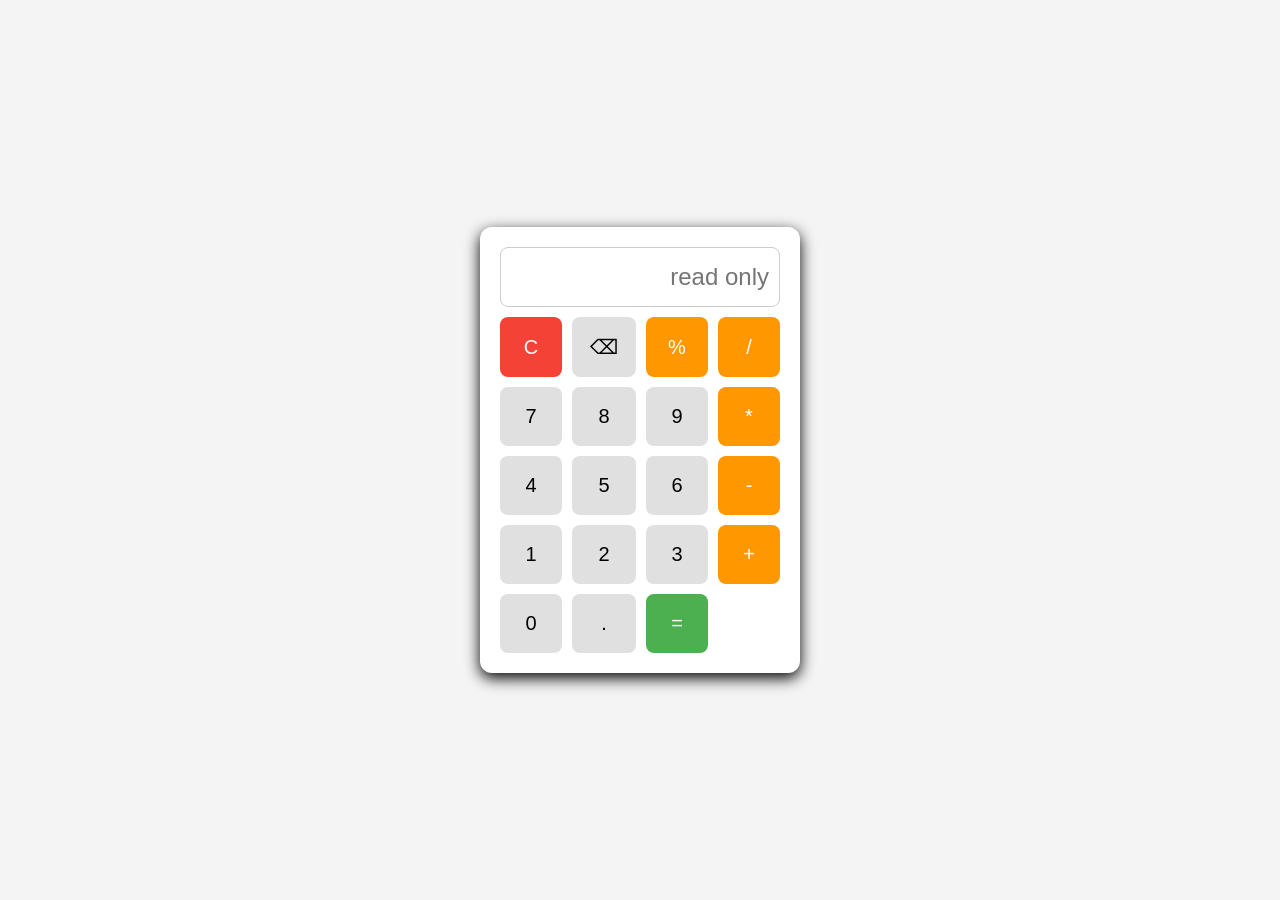
<file: Day-01-Calculator/Index.html>
<!DOCTYPE html>
<html lang="en">
<head>
    <meta charset="UTF-8">
    <meta name="viewport" content="width=device-width, initial-scale=1.0">
    <title>Calculator</title>
    <link rel="stylesheet" href="style.css">
</head>
<body>
    <div class="calculator">
        <input type="text" id="display" placeholder="read only">
        <div class="buttons">
            <button class="clear">C</button>
             <button>⌫</button>
             <button class="operator">%</button>
             <button class="operator">/</button>

             <button>7</button>
             <button>8</button>
             <button>9</button>
             <button class="operator">*</button>

             <button>4</button>
             <button>5</button>
             <button>6</button>
             <button class="operator">-</button>

             <button>1</button>
             <button>2</button>
             <button>3</button>
             <button class="operator">+</button>

             <button>0</button>
             <button>.</button>
             <button class="equal">=</button>
    



        </div>
    </div>
    <script src="script.js"></script>
</body>
</html>
</file>
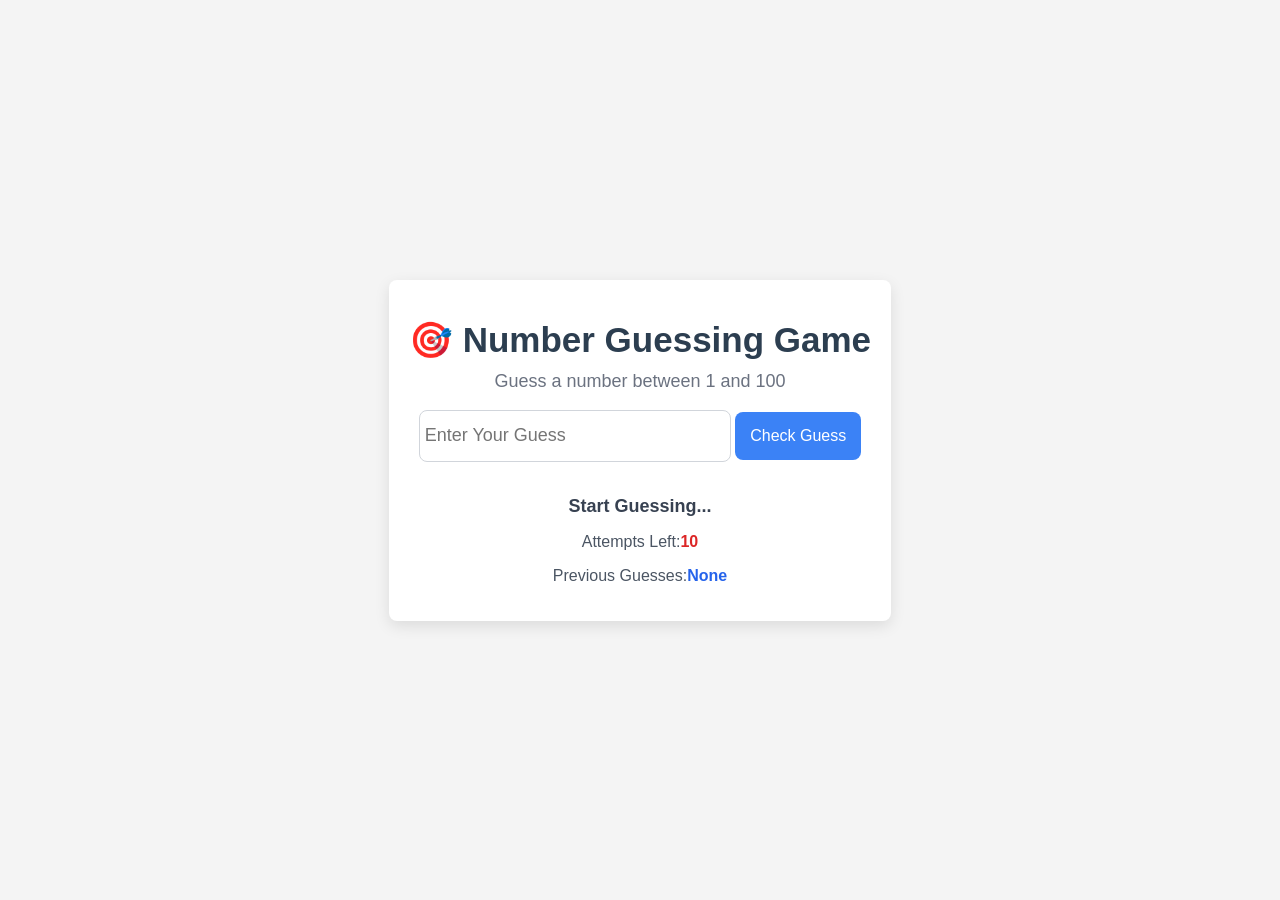
<file: Day-02-Number-Guessing-Game/index.html>
<!DOCTYPE html>
<html lang="en">
<head>
    <meta charset="UTF-8">
    <meta name="viewport" content="width=device-width, initial-scale=1.0">
    <title>Number-Guessing-Game</title>
    <link rel="stylesheet" href="style.css">
</head>
<body>
    <div class="container">
        <h1>🎯 Number Guessing Game</h1>
        <p class="side-heading">Guess a number between 1 and 100</p>
        <input id="guessInput" placeholder="Enter Your Guess">
        <button id="checkBtn">Check Guess</button>
        <p id="message">Start Guessing...</p>
        <p class="attempts">Attempts Left:<span id="attempts">10</span></p>
        <p class="previous-guesses">Previous Guesses:<span id="previousGuesses">None</span></p>
    </div>
    <script src="script.js"></script>
</body>
</html>
</file>
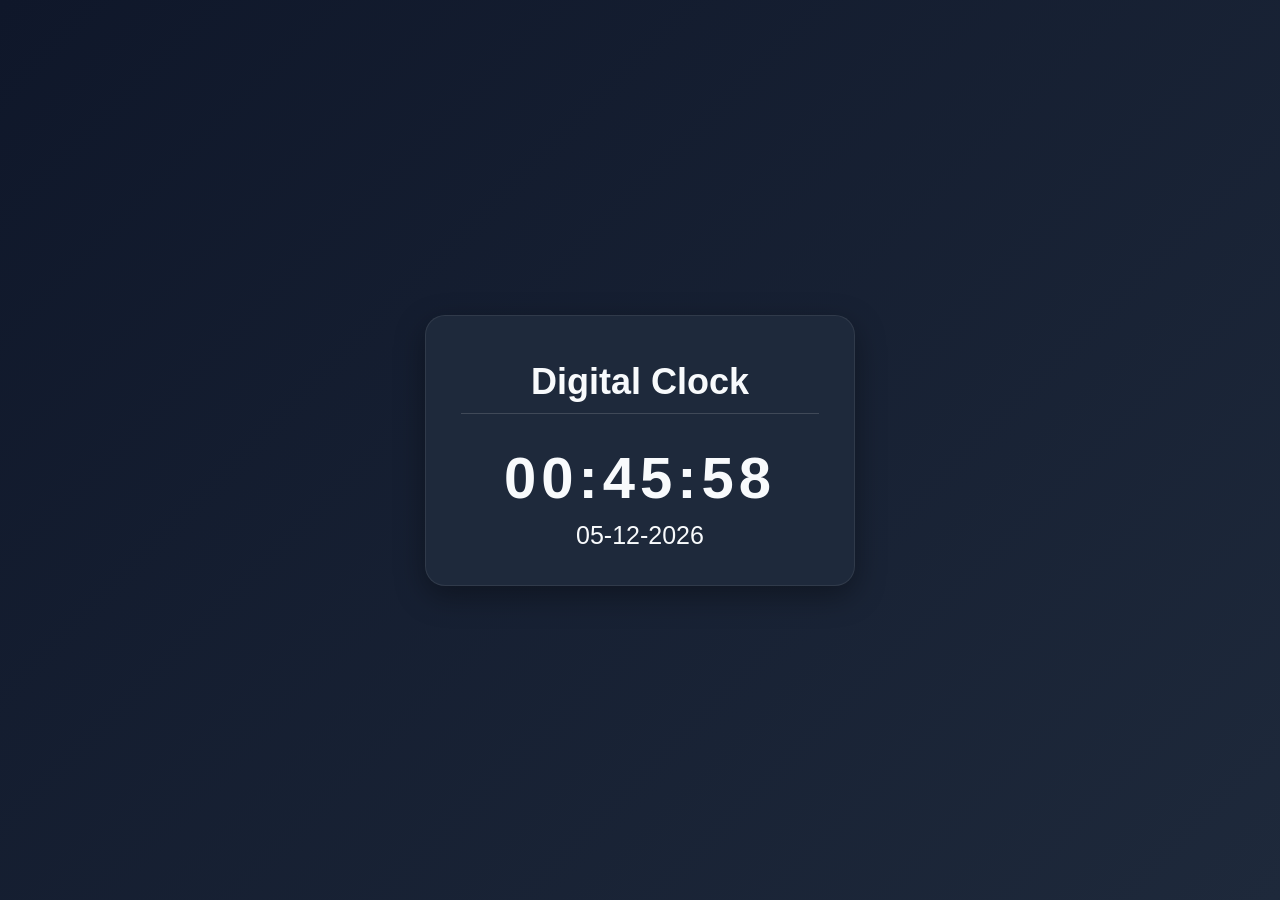
<file: Day-03-Digital-Clock/index.html>
<!DOCTYPE html>
<html lang="en">
<head>
    <meta charset="UTF-8">
    <meta name="viewport" content="width=device-width, initial-scale=1.0">
    <title>Digital-Clock</title>
    <link rel="stylesheet" href="/Day-03-Digital-Clock/style.css">
</head>
<body>
    <div class="clock-container">
        <h1>Digital Clock</h1>
        <p id="time-display">00:00:00</p>
        <p id="date-display"></p>
    </div>
    <script src="/Day-03-Digital-Clock/script.js"></script>
</body>
</html>
</file>
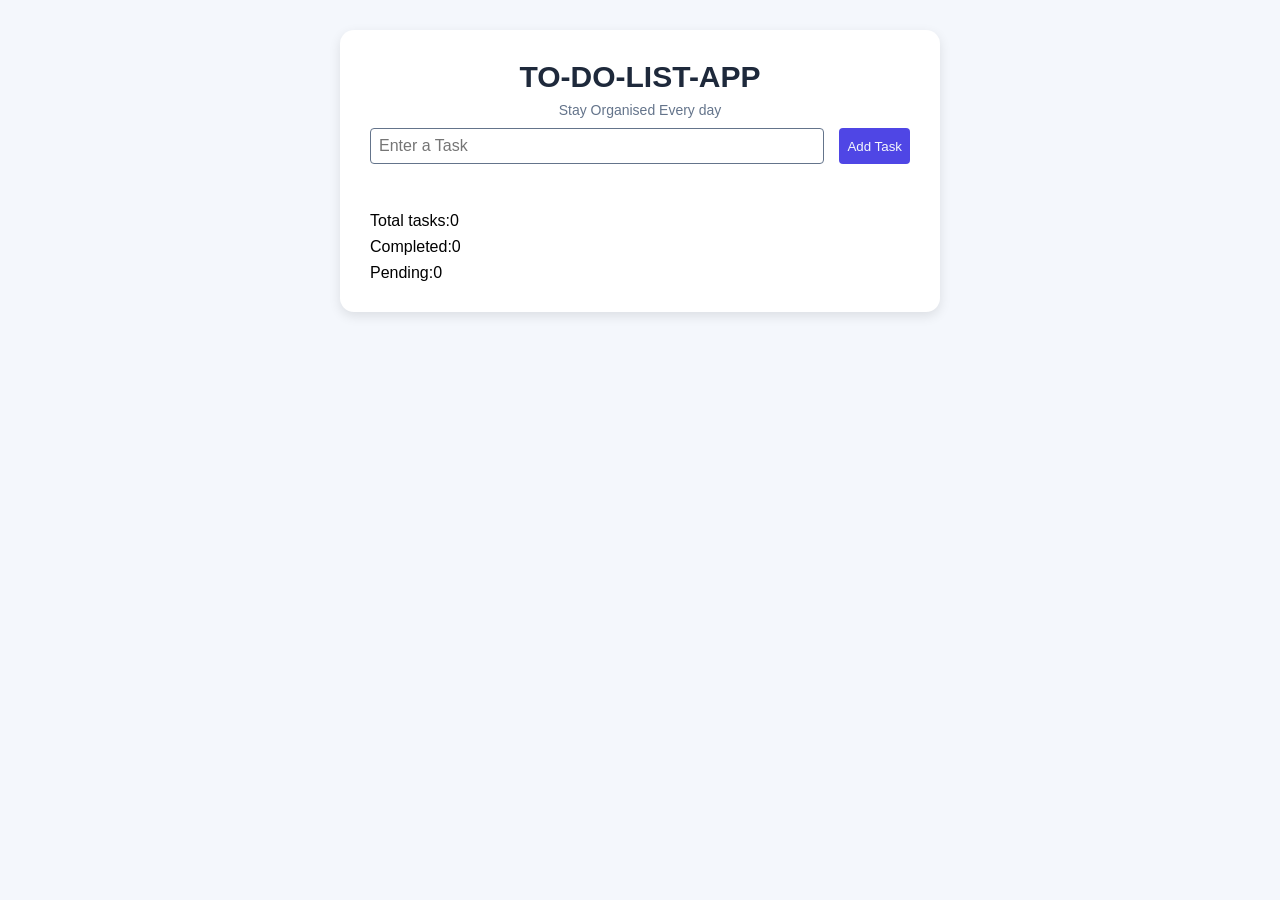
<file: Day-04-To-Do-List/index.html>
<!DOCTYPE html>
<html lang="en">
<head>
    <meta charset="UTF-8">
    <meta name="viewport" content="width=device-width, initial-scale=1.0">
    <title>To-Do-List</title>
    <link rel="stylesheet" href="style.css">
</head>
<body>
    <div class="container">
        <div class="heading">
            <h1>TO-DO-LIST-APP</h1>
            <p class="subtitle">Stay Organised Every day</p>
        </div>
        <div class="input-field">
            <input type="text" id="taskInput" placeholder="Enter a Task">
            <button id="addBtn">Add Task</button>
        </div>
        <uL id="taskList">
        </uL>
        <div class="footer">
            <p class="total-tasks">Total tasks:<span id="totalTasks">0</span></p>
            <p class="complete">Completed:<span id="completed">0</span></p>
            <p class="pending-tasks">Pending:<span id="pending">0</span></p>
        </div>

    </div>
    <script src="script.js"></script>
</body>
</html>
</file>
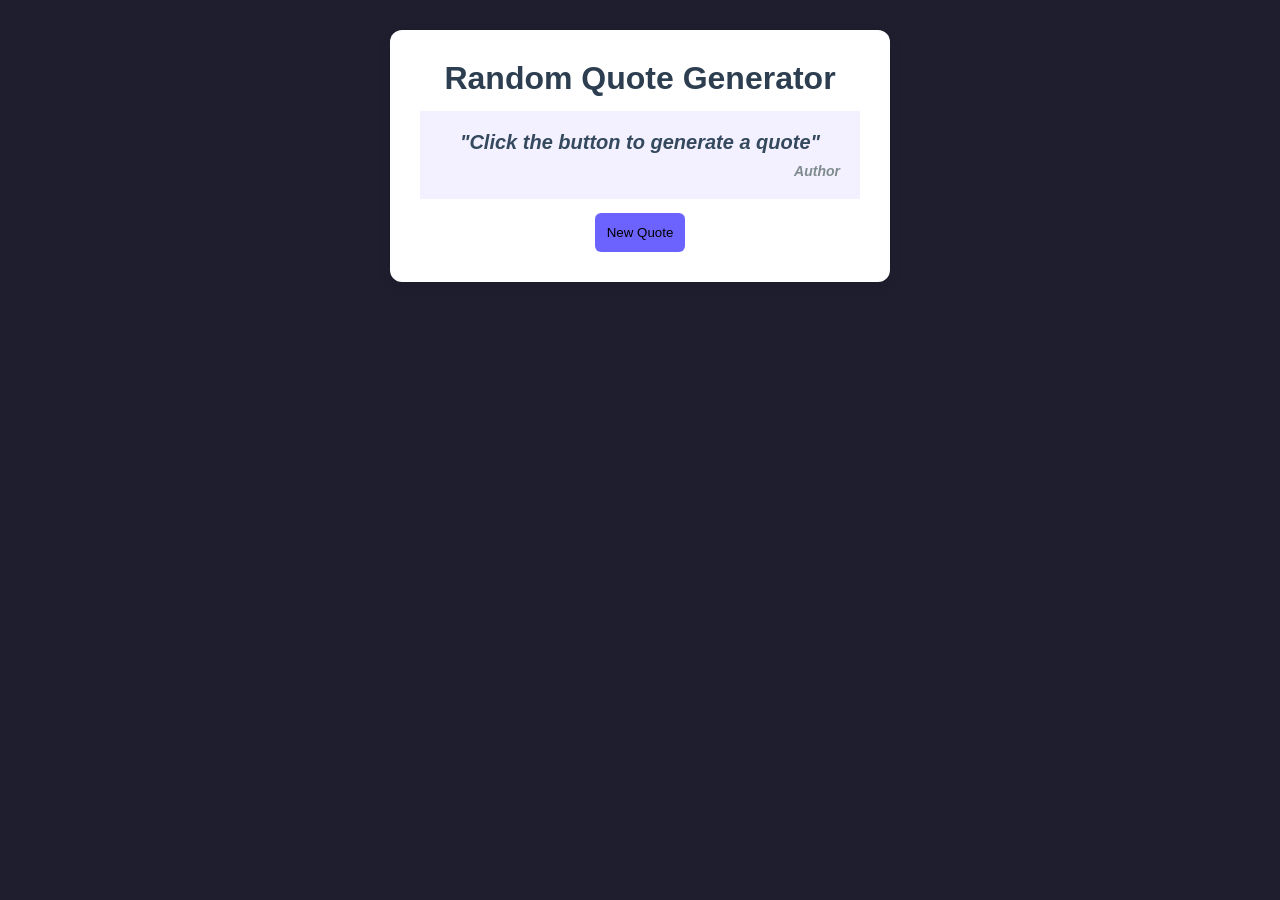
<file: Day-05-Random Quote Generator/index.html>
<!DOCTYPE html>
<html lang="en">
<head>
    <meta charset="UTF-8">
    <meta name="viewport" content="width=device-width, initial-scale=1.0">
    <title>Random Quote Generator</title>
    <link rel="stylesheet" href="style.css">
</head>

<body>
    <div class="container">
        <h1>Random Quote Generator</h1>
        <div class="quote-box">
            <p id="quote">"Click the button to generate a quote"</p>
            <h3 id="author">Author</h3>
        </div>
        <div class="button">
            <button id="newQuote">New Quote</button>
        </div>
    </div>
    <script src="script.js"></script>
</body>
</html>
</file>
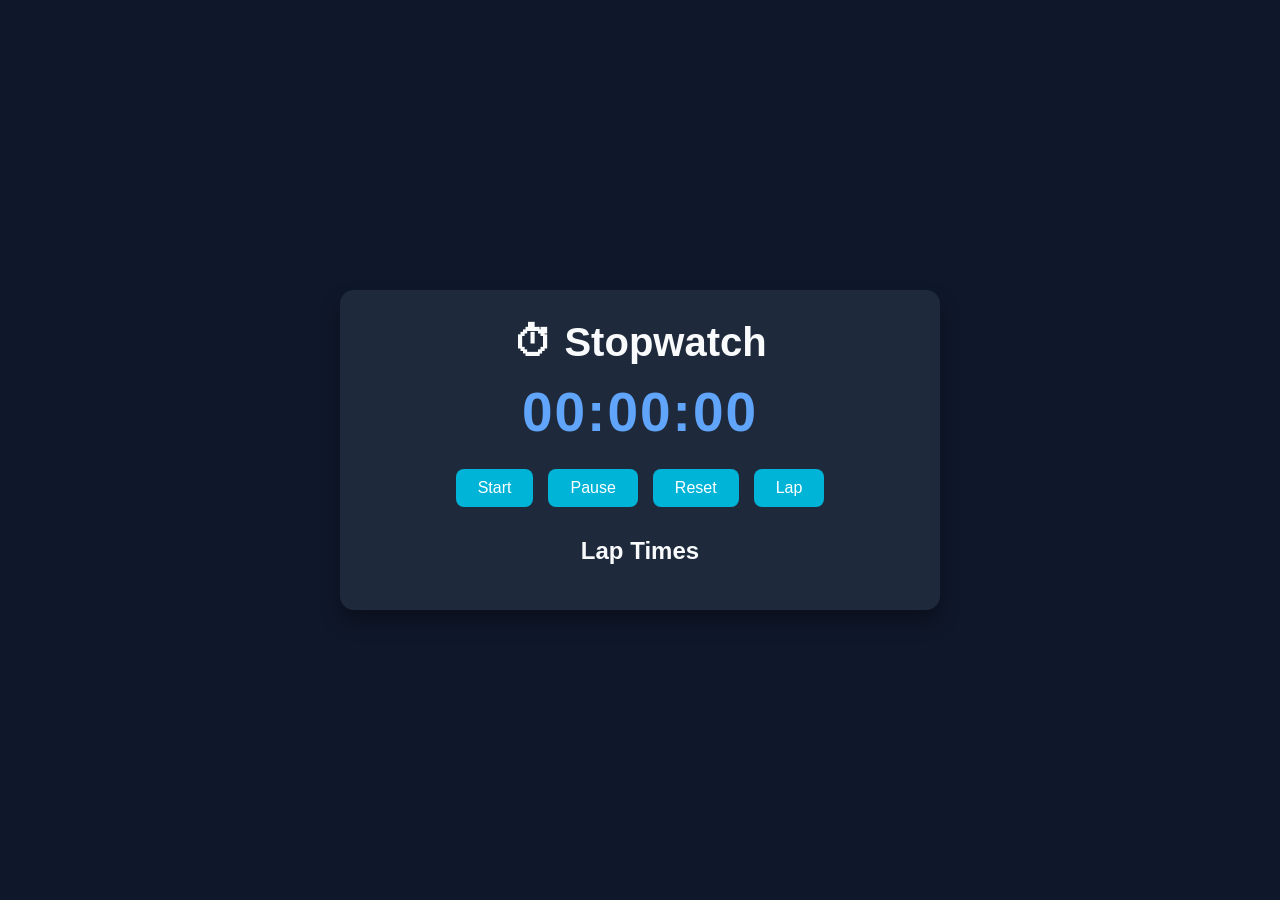
<file: Day-06-Stop Watch/index.html>
<!DOCTYPE html>
<html lang="en">
<head>
    <meta charset="UTF-8">
    <meta name="viewport" content="width=device-width, initial-scale=1.0">
    <title>Stopwatch</title>

    <link rel="stylesheet" href="style.css">
</head>
<body>

    <div class="container">

        <h1 class="heading">⏱ Stopwatch</h1>

        <p id="timer">00:00:00</p>

        <div class="btn-section">
            <button class="hover-effect"id="start">Start</button>
            <button class="hover-effect" id="pause">Pause</button>
            <button class="hover-effect" id="reset">Reset</button>
            <button class="hover-effect" id="lap">Lap</button>
        </div>

        <div class="lap-section">
            <h2>Lap Times</h2>

            <ul id="lapList">
                <!-- JavaScript will add lap items here -->
            </ul>
        </div>

    </div>

    <script src="script.js"></script>

</body>
</html>
</file>
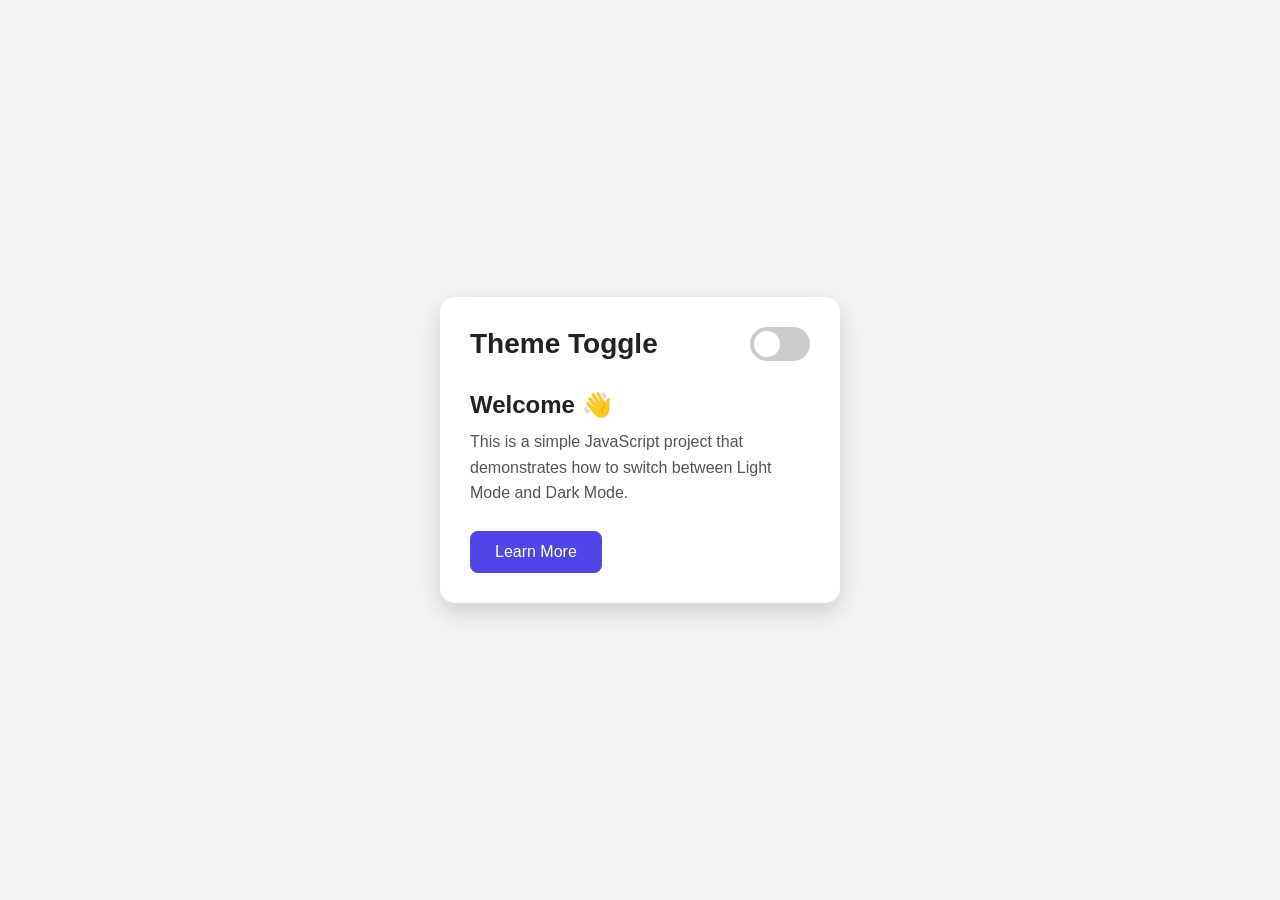
<file: Day-07-Theme-Toggle/index.html>
<!DOCTYPE html>
<html lang="en">
<head>
    <meta charset="UTF-8">
    <meta name="viewport" content="width=device-width, initial-scale=1.0">
    <title>Theme Toggle</title>

    <link rel="stylesheet" href="style.css">
</head>
<body>

    <div class="container">

        <div class="header">

            <h1>Theme Toggle</h1>

            <label class="switch">

                <input type="checkbox" id="themeToggle">

                <span class="slider"></span>

            </label>

        </div>

        <div class="content">

            <h2>Welcome 👋</h2>

            <p>
                This is a simple JavaScript project that demonstrates
                how to switch between Light Mode and Dark Mode.
            </p>

            <button class="btn">
                Learn More
            </button>

        </div>

    </div>

    <script src="script.js"></script>

</body>
</html>
</file>
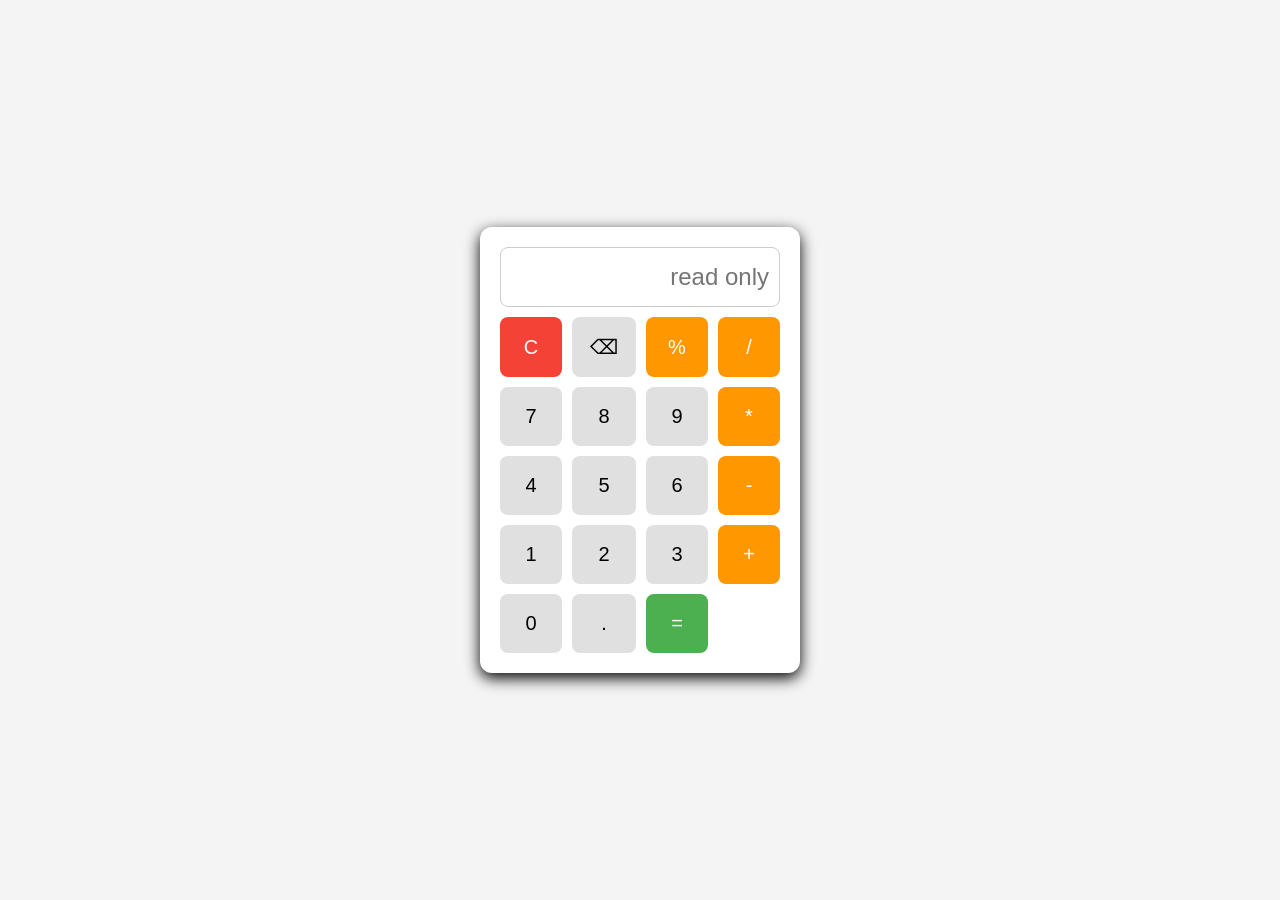
<file: Day-01-Calculator/Calculator/Index.html>
<!DOCTYPE html>
<html lang="en">
<head>
    <meta charset="UTF-8">
    <meta name="viewport" content="width=device-width, initial-scale=1.0">
    <title>Calculator</title>
    <link rel="stylesheet" href="/Day-01-Calculator/Calculator/style.css">
</head>
<body>
    <div class="calculator">
        <input type="text" id="display" placeholder="read only">
        <div class="buttons">
            <button class="clear">C</button>
             <button>⌫</button>
             <button class="operator">%</button>
             <button class="operator">/</button>

             <button>7</button>
             <button>8</button>
             <button>9</button>
             <button class="operator">*</button>

             <button>4</button>
             <button>5</button>
             <button>6</button>
             <button class="operator">-</button>

             <button>1</button>
             <button>2</button>
             <button>3</button>
             <button class="operator">+</button>

             <button>0</button>
             <button>.</button>
             <button class="equal">=</button>
    



        </div>
    </div>
    <script src="/Day-01-Calculator/Calculator/script.js"></script>
</body>
</html>
</file>
<file: Day-01-Calculator/style.css>
*{
    margin:0;
    padding:0;
    box-sizing:border-box;
}
body{
    display:flex;
    justify-content: center;
    align-items:center;
    height:100vh;
    background:#f4f4f4;
    font-family: Arial, Helvetica, sans-serif;
}
.calculator{
    width:320px;
    background:white;
    padding:20px;
    border-radius:12px;
    box-shadow: 0 5px 15px rgb(0, 0,0.1);
}
#display{
    width:100%;
    height:60px;
    font-size:24px;
    text-align:right;
    padding: 10px;
    margin-bottom:10px;
    border:1px solid #ccc;
    border-radius:8px;
}
.buttons{
    display:grid;
    grid-template-columns: repeat(4,1fr);
    gap:10px;
}
button{
    padding:18px;
    font-size:20px;
    border:none;
    border-radius:8px;
    cursor:pointer;
    background:#e0e0e0;;
    transition: 0.3s;

}
button:hover{
    background:#d5d5d5;
}
.equal{
    grid: span 2;
    background:#4CAF50;
    color:white;
}
.equal:hover{
    background:#45a049;
}
.operator{
    background:#ff9800;
    color:white;
}
.operator:hover{
    background:#fb8c00;
}
.clear{
    background:#f44336;
    color:white;
}
.clear:hover{
    background:#d32f2f;
}
</file>
<file: Day-02-Number-Guessing-Game/style.css>
body{
    margin:0;
    display:flex;
    justify-content: center;
    align-items: center;
    height:100vh;
    background-color:#f4f4f4;
    font-family: Arial, Helvetica, sans-serif;
}
.container{
    
    background-color: white;
    padding:20px;
    border-radius: 8px;
    box-shadow: 0 5px 15px rgba(0, 0, 0, 0.1);
    text-align:center;
}
h1{
    font-size:35px;
    margin-bottom: 10px;
    margin-top:20px;
}
h1 {
    color: #2C3E50;
}

p {
    color: #6B7280;
}

input {
    border: 2px solid #D1D5DB;
    background-color: #FFFFFF;
}

button {
    background-color: #3B82F6;
    color: #FFFFFF;
}

button:hover {
    background-color: #2563EB;
}
.side-heading {
    font-size:18px;
    margin-top:0;
}
#guessInput{
    width:300px;
    height:40px;
    padding:5px;
    font-size: 18px;
    margin-bottom:14px;
    border: 1px solid #D1D5DB;
    border-radius:8px;
}
#checkBtn{
    padding:15px;
    border:none;
    border-radius:8px;
    font-size:16px;
    color: #FFFFFF;
    cursor: pointer;
    transition: 0.3s;

}
#checkBtn:hover{
   background-color: #2563EB;
}
/* Message */
#message{
    font-size: 18px;
    font-weight: 600;
    color: #374151;
    margin-top: 20px;
    margin-bottom: 15px;
}

/* Attempts Left */
.attempts{
    font-size: 16px;
    color: #4B5563;
    margin-bottom: 10px;
}

#attempts{
    font-weight: bold;
    color: #DC2626;
}

/* Previous Guesses */
.previous-guesses{
    font-size: 16px;
    color: #4B5563;
}

#previousGuesses{
    font-weight: bold;
    color: #2563EB;
}
</file>
<file: Day-03-Digital-Clock/style.css>
*{
    margin:0;
    padding:0;
    box-sizing:border-box;
}
body{
    display:flex;
    justify-content: center;
    align-items: center;
    height:100vh;
    font-family: 'Franklin Gothic Medium', 'Arial Narrow', Arial, sans-serif;
    color: #f8fafc;
    background: linear-gradient(135deg, #0f172a, #1e293b);
}
.clock-container{
    width: 430px;
    border:1px solid rgba(255,255,255,.08);
    border-radius:20px;
    background-color: #1e293b;
    text-align: center;
    padding:35px;
    box-shadow: 0 10px 30px rgba(0, 0, 0, 0.35);
    transition:.3s ease;
}
.clock-container:hover{
    transform:translateY(-5px);
}
h1{
    font-size:36px;
    font-weight:700;
    margin-top:10px;
    margin-bottom: 10px;
    color: #f8fafc;
    padding-bottom:10px;
    border-bottom:1px solid rgba(255,255,255,.15);
}
#time-display{
font-size:58px;
font-weight:700;
letter-spacing:5px;
margin-top:30px;
}
#date-display{
    margin-top:10px;
    font-size:25px;
}
</file>
<file: Day-04-To-Do-List/style.css>
*{
    margin:0;
    padding:0;
    box-sizing: border-box;
}
body{

    display:flex;
    justify-content: center;
    align-items: flex-start;
    padding-top:30px;
    min-height: 100vh;
    font-family: 'Lucida Sans', 'Lucida Sans Regular', 'Lucida Grande', 'Lucida Sans Unicode', Geneva, Verdana, sans-serif;
    background-color:#F4F7FC;
}
.container{
    width:600px;
    background-color:#FFFFFF;
    border-radius: 14px;
    padding:30px;
    box-shadow: 0 4px 12px rgba(0,0,0,0.1);
}
h1{
    color:#1E293B;
    text-align:center;
    margin-bottom:8px;
    font-size:30px;
}
.subtitle{
    color:#64748B;
    text-align:center;
    font-size:14px;
    margin-bottom:10px;
}
.input-field{
    display:flex;
    justify-content: center;
    gap: 15px;
    margin-bottom: 20px;
}
#taskInput{
    flex: 1;
    border:1px solid #64748B;
    padding:8px;
    font-size:16px;
    color:#1E293B;
    text-align: left;
    border-radius:4px;

}
#addBtn{
    background-color:#4F46E5;
    color:#F4F7FC;
    padding:8px;
    border:none;
    border-radius:4px;
    transition: 0.3s;
    cursor:pointer;
}
#addBtn:hover{
    background:#4338CA;
}
#taskList{
    width:100%;
    padding:10px;
    list-style: none;
}
.task-item{
    width:100%;
    display:flex;
    justify-content:space-between;
    align-items: center;
    padding:14px;
    background-color:#F4F7FC;
    margin-bottom: 8px;
}
.taskLeft{
    display:flex;
    align-items:center;
    gap:10px;
}
.footer p{
    margin-top:8px;
}
.deleteBtn{
    border:none;
    background:transparent;
    cursor:pointer;
}
</file>
<file: Day-05-Random Quote Generator/style.css>
*{
    margin:0;
    padding:0;
    box-sizing: border-box;
}
body{
    display:flex;
    justify-content:center;
    background:#1E1E2F;
    margin-top:30px;
    font-family: 'Gill Sans', 'Gill Sans MT', Calibri, 'Trebuchet MS', sans-serif;
}
.container{
    width:500px;
    background-color:#FFFFFF;
    padding:30px;
    box-shadow: 0 4px 12px rgba(0, 0, 0, 0.1);
    border-radius:12px;
}
h1{
    color:#2C3E50;
    text-align:center;
    margin-bottom: 14px;
}
.quote-box{
    background:#F3F0FF;
    padding:20px;
    margin-bottom:14px;
}
#quote{
    font-size:20px;
    font-style: italic;
    font-weight:700;
    text-align:center;
    margin-bottom:9px;
    color:#34495E;
}
#author{
    font-size:14px;
    font-style:oblique;
    text-align: right;
    color:#7F8C8D;
}
.button{
    text-align:center;

}
#newQuote{
   padding:12px;
   border:none;
   background-color: #6C63FF; 
   border-radius:6px;
   transition: 0.6s ease-in-out;
   cursor:pointer;
}
#newQuote:hover{
    background-color: #574BDB;
    color:#FFFFFF;

}
</file>
<file: Day-06-Stop Watch/style.css>
* {
    margin: 0;
    padding: 0;
    box-sizing: border-box;
}

body {
    min-height: 100vh;
    display: flex;
    justify-content: center;
    align-items: center;
    font-family: Verdana, Geneva, Tahoma, sans-serif;
    background-color: #0F172A;
    padding: 20px;
}

.container {
    width: 90%;
    max-width: 600px;
    background-color: #1E293B;
    padding: 30px;
    text-align: center;
    border-radius: 14px;
    box-shadow: 0 12px 20px rgba(0, 0, 0, 0.3);
}

h1 {
    font-size: 40px;
    color: #F8FAFC;
    margin-bottom: 15px;
    font-weight: 700;
}

#timer {
    font-size: 55px;
    font-weight: bold;
    color: #60A5FA;
    margin-bottom: 25px;
    letter-spacing: 2px;
}

.btn-section {
    display: flex;
    justify-content: center;
    gap: 15px;
    flex-wrap: wrap;
    margin-bottom: 30px;
}

#start,
#pause,
#reset,
#lap {
    padding: 10px 22px;
    border: none;
    border-radius: 8px;
    background-color: #00B4D8;
    color: white;
    font-size: 16px;
    cursor: pointer;
    transition: background-color 0.3s ease,
                transform 0.2s ease;
}

#start:hover,
#pause:hover,
#reset:hover,
#lap:hover {
    background-color: #0096C7;
    transform: translateY(-2px);
}

#start:active,
#pause:active,
#reset:active,
#lap:active {
    transform: scale(0.97);
}

.lap-section {
    margin-top: 20px;
    text-align: left;
}

.lap-section h2 {
    color: #F8FAFC;
    margin-bottom: 15px;
    text-align: center;
}

#lapList {
    list-style: none;
    max-height: 220px;
    overflow-y: auto;
}

#lapList li {
    background-color: #334155;
    color: #F8FAFC;
    padding: 12px 15px;
    margin-bottom: 10px;
    border-radius: 8px;
    border-left: 4px solid #00B4D8;
    font-size: 16px;
}
</file>
<file: Day-07-Theme-Toggle/style.css>
/* Reset */
*{
    margin:0;
    padding:0;
    box-sizing:border-box;
    font-family:Arial, Helvetica, sans-serif;
}

/* Body */
body{
    background:#f4f4f4;
    color:#222;
    display:flex;
    justify-content:center;
    align-items:center;
    min-height:100vh;
    transition:0.3s ease;
}

/* Main Container */
.container{
    width:400px;
    background:#fff;
    padding:30px;
    border-radius:15px;
    box-shadow:0 10px 25px rgba(0,0,0,0.15);
}

/* Header */
.header{
    display:flex;
    justify-content:space-between;
    align-items:center;
    margin-bottom:30px;
}

.header h1{
    font-size:28px;
}

/* Content */
.content h2{
    margin-bottom:10px;
}

.content p{
    color:#555;
    line-height:1.6;
    margin-bottom:25px;
}

/* Button */
.btn{
    padding:12px 25px;
    border:none;
    border-radius:8px;
    background:#4f46e5;
    color:white;
    cursor:pointer;
    font-size:16px;
    transition:.3s;
}

.btn:hover{
    background:#4338ca;
}

/* Switch Container */
.switch{
    position:relative;
    display:inline-block;
    width:60px;
    height:34px;
}

/* Hide Checkbox */
.switch input{
    display:none;
}

/* Slider */
.slider{
    position:absolute;
    cursor:pointer;
    inset:0;
    background:#ccc;
    border-radius:34px;
    transition:.3s;
}

/* Circle */
.slider::before{
    content:"";
    position:absolute;
    width:26px;
    height:26px;
    left:4px;
    bottom:4px;
    background:white;
    border-radius:50%;
    transition:.3s;
}

/* Switch ON */
input:checked + .slider{
    background:#4f46e5;
}

/* Move Circle */
input:checked + .slider::before{
    transform:translateX(26px);
}
/* Dark Theme */
body.dark{
    background:#121212;
    color:#ffffff;
}

body.dark .container{
    background:#1e1e1e;
}

body.dark .content p{
    color:#d1d5db;
}

body.dark .btn{
    background:#6366f1;
}

body.dark .btn:hover{
    background:#4f46e5;
}
</file>
<file: Day-01-Calculator/Calculator/style.css>
*{
    margin:0;
    padding:0;
    box-sizing:border-box;
}
body{
    display:flex;
    justify-content: center;
    align-items:center;
    height:100vh;
    background:#f4f4f4;
    font-family: Arial, Helvetica, sans-serif;
}
.calculator{
    width:320px;
    background:white;
    padding:20px;
    border-radius:12px;
    box-shadow: 0 5px 15px rgb(0, 0,0.1);
}
#display{
    width:100%;
    height:60px;
    font-size:24px;
    text-align:right;
    padding: 10px;
    margin-bottom:10px;
    border:1px solid #ccc;
    border-radius:8px;
}
.buttons{
    display:grid;
    grid-template-columns: repeat(4,1fr);
    gap:10px;
}
button{
    padding:18px;
    font-size:20px;
    border:none;
    border-radius:8px;
    cursor:pointer;
    background:#e0e0e0;;
    transition: 0.3s;

}
button:hover{
    background:#d5d5d5;
}
.equal{
    grid: span 2;
    background:#4CAF50;
    color:white;
}
.equal:hover{
    background:#45a049;
}
.operator{
    background:#ff9800;
    color:white;
}
.operator:hover{
    background:#fb8c00;
}
.clear{
    background:#f44336;
    color:white;
}
.clear:hover{
    background:#d32f2f;
}
</file>
